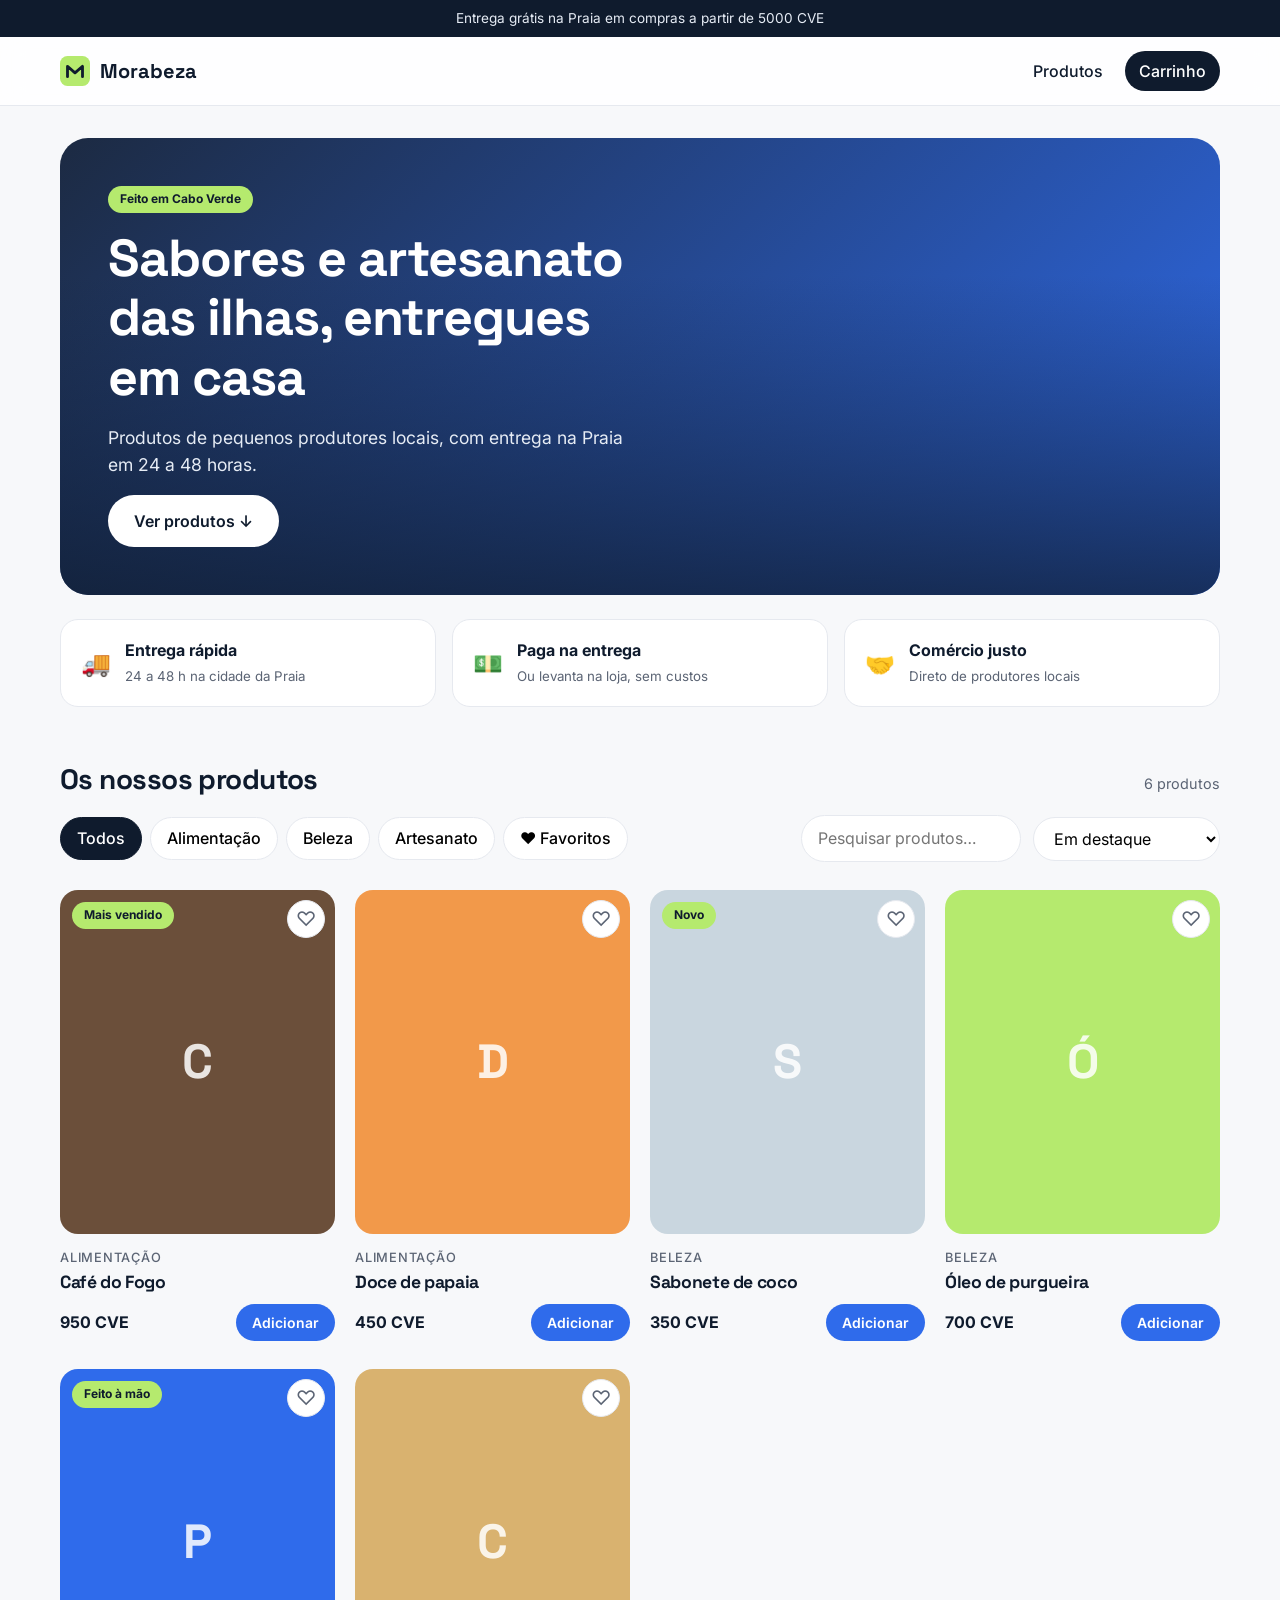
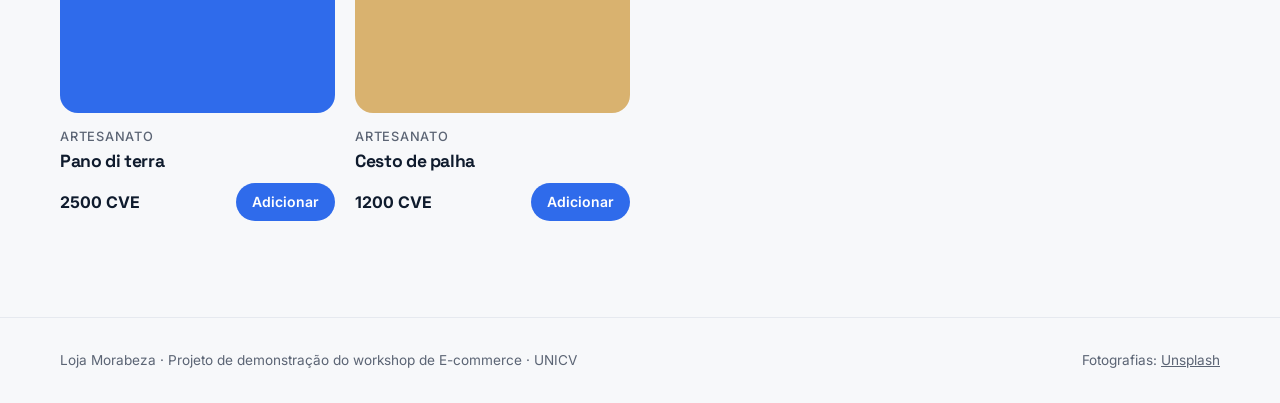
<file: index.html>
<!DOCTYPE html>
<html lang="pt-PT">
<head>
  <meta charset="UTF-8">
  <meta name="viewport" content="width=device-width, initial-scale=1.0">
  <title>Loja Morabeza · Produtos de Cabo Verde</title>
  <meta name="description" content="Produtos artesanais de Cabo Verde com entrega na Praia.">
  <link rel="icon" href="assets/img/logo.svg">
  <link rel="preconnect" href="https://fonts.googleapis.com">
  <link href="https://fonts.googleapis.com/css2?family=Inter:wght@400;500;600;700&family=Space+Grotesk:wght@600;700&display=swap" rel="stylesheet">
  <link rel="stylesheet" href="css/style.css">
</head>
<body>
  <!-- Cabeçalho (igual em todas as páginas) -->
  <div class="barra-info">Entrega grátis na Praia em compras a partir de 5000 CVE</div>
  <header class="cabecalho">
    <div class="contentor">
      <a class="logotipo" href="index.html"><img src="assets/img/logo.svg" alt="">Morabeza</a>
      <nav class="nav">
        <a href="index.html#produtos">Produtos</a>
        <a class="link-carrinho" href="carrinho.html">Carrinho <span id="contador-carrinho" hidden>0</span></a>
      </nav>
    </div>
  </header>

  <main class="contentor">
    <!-- Destaque: imagem grande + mensagem principal + ação -->
    <section class="destaque" id="destaque">
      <img src="https://images.unsplash.com/photo-1588357711802-9d2602051128?auto=format&fit=crop&w=1600&q=70" alt="Paisagem verde da ilha de Santiago, Cabo Verde" onerror="this.remove()">
      <div class="destaque-texto">
        <span class="etiqueta">Feito em Cabo Verde</span>
        <h1>Sabores e artesanato das ilhas, entregues em casa</h1>
        <p>Produtos de pequenos produtores locais, com entrega na Praia em 24 a 48 horas.</p>
        <a class="botao claro" href="#produtos">Ver produtos ↓</a>
      </div>
    </section>

    <!-- Vantagens: respondem às dúvidas antes de o cliente as ter -->
    <section class="vantagens">
      <div class="vantagem"><span>🚚</span><div><strong>Entrega rápida</strong><small>24 a 48 h na cidade da Praia</small></div></div>
      <div class="vantagem"><span>💵</span><div><strong>Paga na entrega</strong><small>Ou levanta na loja, sem custos</small></div></div>
      <div class="vantagem"><span>🤝</span><div><strong>Comércio justo</strong><small>Direto de produtores locais</small></div></div>
    </section>

    <!-- Catálogo -->
    <section id="produtos">
      <div class="cabecalho-seccao">
        <h2>Os nossos produtos</h2>
        <span id="contagem"></span>
      </div>
      <div class="ferramentas">
        <div class="filtros" id="filtros"></div>
        <input class="campo-pesquisa" id="pesquisa" type="search" placeholder="Pesquisar produtos…" aria-label="Pesquisar produtos">
        <select class="ordenar" id="ordem" aria-label="Ordenar produtos">
          <option value="destaque">Em destaque</option>
          <option value="preco-asc">Preço: mais baixo</option>
          <option value="preco-desc">Preço: mais alto</option>
        </select>
      </div>
      <div class="grelha-produtos" id="lista-produtos"></div>
    </section>
  </main>

  <footer class="rodape">
    <div class="contentor">
      <span>Loja Morabeza · Projeto de demonstração do workshop de E-commerce · UNICV</span>
      <span>Fotografias: <a href="https://unsplash.com" target="_blank" rel="noopener">Unsplash</a></span>
    </div>
  </footer>
  <div class="aviso" id="aviso" role="status" aria-live="polite"></div>

  <!-- Scripts: a ordem importa (dados → lógica → interface) -->
  <script src="js/produtos.js"></script>
  <script src="js/carrinho.js"></script>
  <script src="js/app.js"></script>
</body>
</html>
</file>
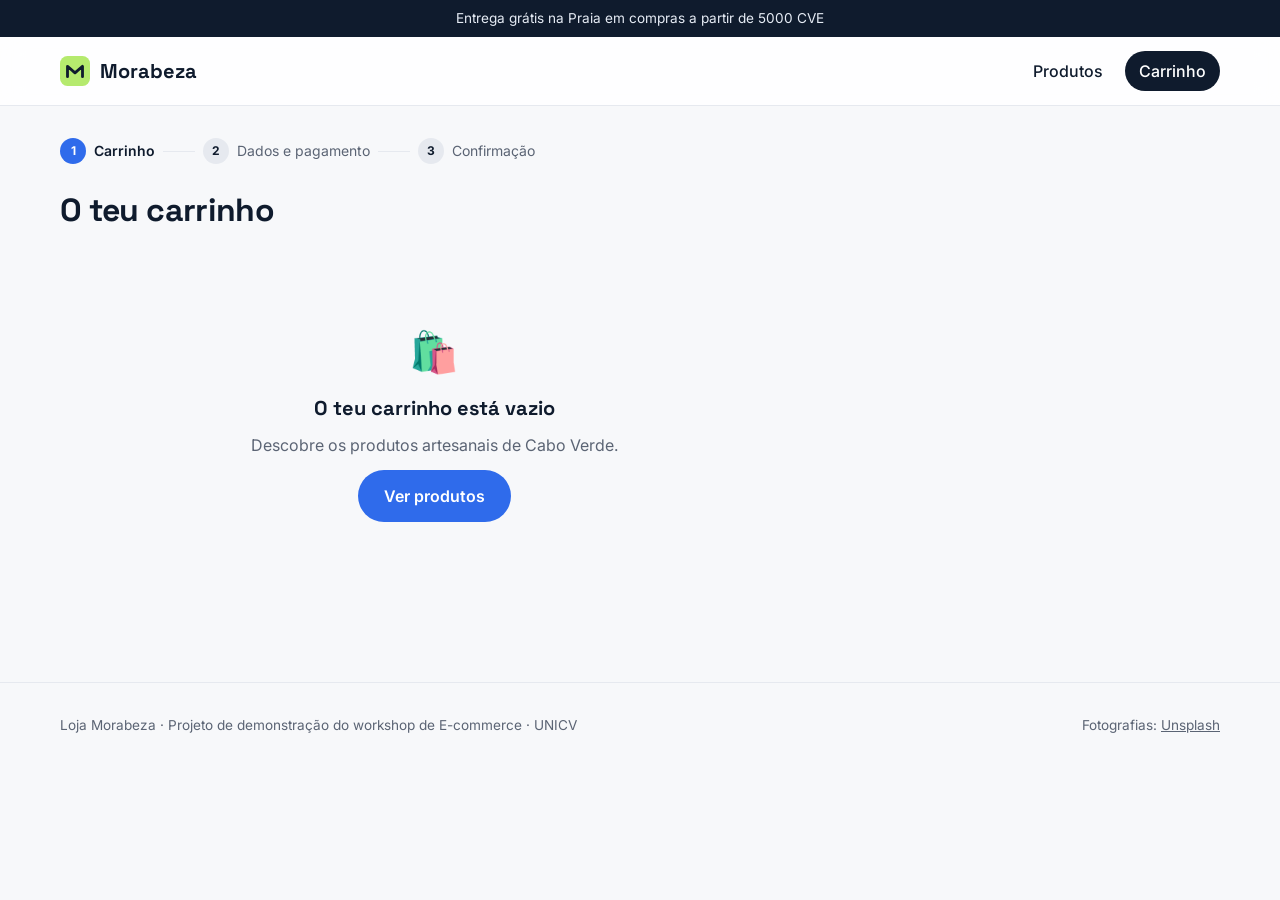
<file: carrinho.html>
<!DOCTYPE html>
<html lang="pt-PT">
<head>
  <meta charset="UTF-8">
  <meta name="viewport" content="width=device-width, initial-scale=1.0">
  <title>Carrinho · Loja Morabeza</title>
  <link rel="icon" href="assets/img/logo.svg">
  <link rel="preconnect" href="https://fonts.googleapis.com">
  <link href="https://fonts.googleapis.com/css2?family=Inter:wght@400;500;600;700&family=Space+Grotesk:wght@600;700&display=swap" rel="stylesheet">
  <link rel="stylesheet" href="css/style.css">
</head>
<body>
  <div class="barra-info">Entrega grátis na Praia em compras a partir de 5000 CVE</div>
  <header class="cabecalho">
    <div class="contentor">
      <a class="logotipo" href="index.html"><img src="assets/img/logo.svg" alt="">Morabeza</a>
      <nav class="nav">
        <a href="index.html#produtos">Produtos</a>
        <a class="link-carrinho" href="carrinho.html">Carrinho <span id="contador-carrinho" hidden>0</span></a>
      </nav>
    </div>
  </header>

  <main class="contentor">
    <!-- Passos: o cliente sabe sempre onde está -->
    <div class="passos" aria-label="Passos da compra">
      <span class="atual"><b>1</b> Carrinho</span><i></i>
      <span><b>2</b> Dados e pagamento</span><i></i>
      <span><b>3</b> Confirmação</span>
    </div>
    <h1 class="titulo-pagina">O teu carrinho</h1>
    <div class="duas-colunas">
      <div id="lista-carrinho"></div>
      <aside class="resumo" id="resumo-carrinho"></aside>
    </div>
  </main>

  <footer class="rodape">
    <div class="contentor">
      <span>Loja Morabeza · Projeto de demonstração do workshop de E-commerce · UNICV</span>
      <span>Fotografias: <a href="https://unsplash.com" target="_blank" rel="noopener">Unsplash</a></span>
    </div>
  </footer>

  <script src="js/produtos.js"></script>
  <script src="js/carrinho.js"></script>
  <script src="js/app.js"></script>
</body>
</html>
</file>
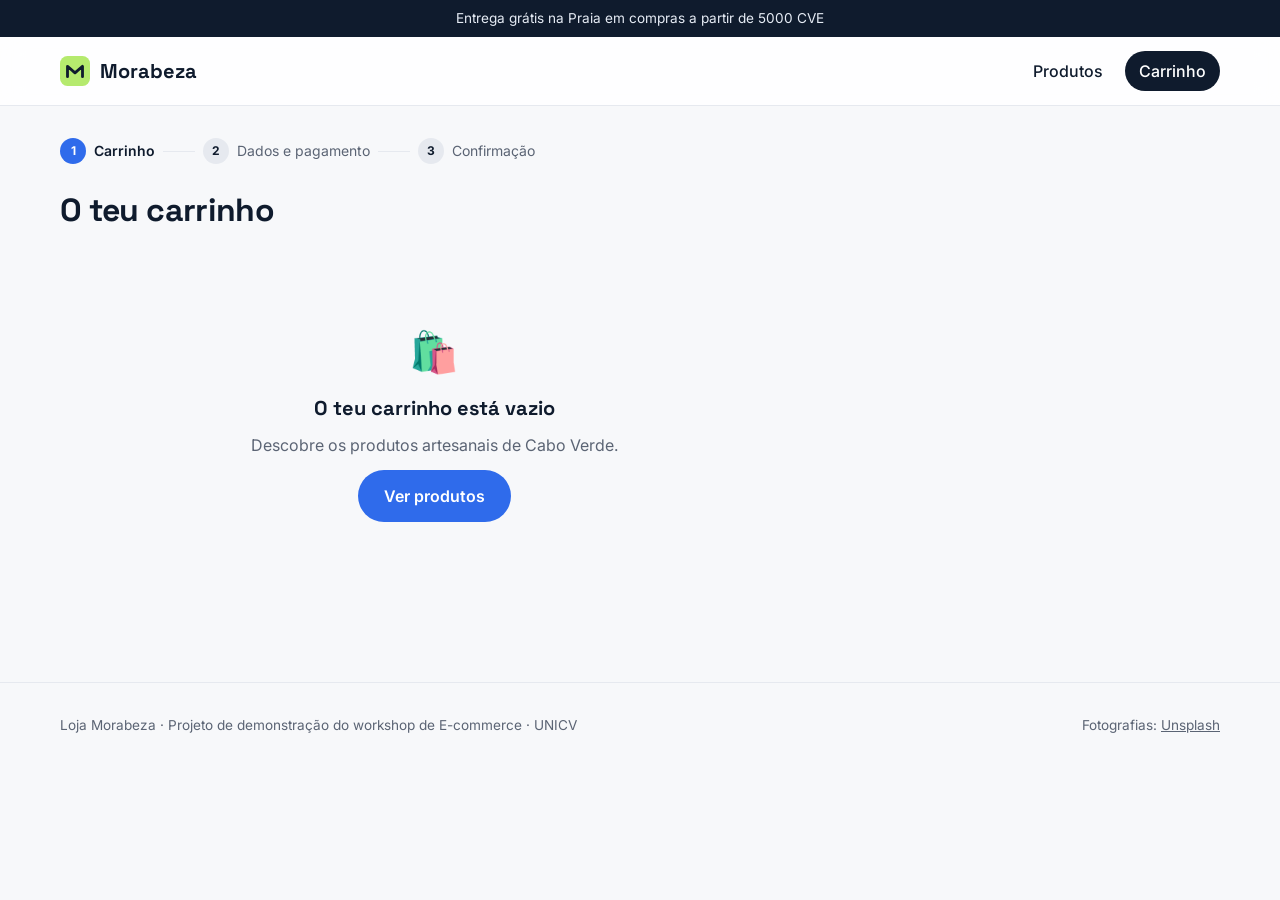
<file: checkout.html>
<!DOCTYPE html>
<html lang="pt-PT">
<head>
  <meta charset="UTF-8">
  <meta name="viewport" content="width=device-width, initial-scale=1.0">
  <title>Checkout · Loja Morabeza</title>
  <link rel="icon" href="assets/img/logo.svg">
  <link rel="preconnect" href="https://fonts.googleapis.com">
  <link href="https://fonts.googleapis.com/css2?family=Inter:wght@400;500;600;700&family=Space+Grotesk:wght@600;700&display=swap" rel="stylesheet">
  <link rel="stylesheet" href="css/style.css">
</head>
<body>
  <header class="cabecalho">
    <div class="contentor">
      <a class="logotipo" href="index.html"><img src="assets/img/logo.svg" alt="">Morabeza</a>
      <nav class="nav">
        <a class="link-carrinho" href="carrinho.html">Carrinho <span id="contador-carrinho" hidden>0</span></a>
      </nav>
    </div>
  </header>

  <main class="contentor">
    <div class="passos" aria-label="Passos da compra">
      <span class="feito"><b>✓</b> Carrinho</span><i></i>
      <span class="atual"><b>2</b> Dados e pagamento</span><i></i>
      <span><b>3</b> Confirmação</span>
    </div>
    <h1 class="titulo-pagina">Finalizar compra</h1>

    <div class="duas-colunas">
      <!-- novalidate: a validação é feita pelo app.js, com mensagens em português -->
      <form class="formulario" id="form-checkout" novalidate>
        <h2>1. Os teus dados</h2>
        <div class="campo">
          <label for="nome">Nome completo</label>
          <input id="nome" name="nome" type="text" autocomplete="name" placeholder="Ex.: Ana Tavares">
          <span class="erro"></span>
        </div>
        <div class="duas-colunas-campos">
          <div class="campo">
            <label for="telefone">Telefone</label>
            <input id="telefone" name="telefone" type="tel" inputmode="numeric" placeholder="9XX XX XX" autocomplete="tel">
            <span class="erro"></span>
          </div>
          <div class="campo">
            <label for="email">Email</label>
            <input id="email" name="email" type="email" placeholder="nome@exemplo.cv" autocomplete="email">
            <span class="erro"></span>
          </div>
        </div>

        <h2>2. Entrega</h2>
        <fieldset class="opcoes">
          <legend class="sr-only">Tipo de entrega</legend>
          <div class="opcoes-grelha">
            <label class="opcao"><input type="radio" name="entrega" value="domicilio" checked><span><strong>Ao domicílio</strong><small>24 a 48 h · 300 CVE ou grátis acima de 5000 CVE</small></span></label>
            <label class="opcao"><input type="radio" name="entrega" value="loja"><span><strong>Levantar na loja</strong><small>Plateau, Praia · grátis</small></span></label>
          </div>
        </fieldset>
        <div class="campo" id="campo-morada">
          <label for="morada">Morada</label>
          <input id="morada" name="morada" type="text" placeholder="Bairro, rua e número" autocomplete="street-address">
          <span class="erro"></span>
        </div>

        <h2>3. Pagamento</h2>
        <fieldset class="opcoes">
          <legend class="sr-only">Forma de pagamento (simulado)</legend>
          <div class="opcoes-grelha">
            <label class="opcao"><input type="radio" name="pagamento" value="Dinheiro na entrega" checked><span><strong>Na entrega</strong><small>Dinheiro ou cartão</small></span></label>
            <label class="opcao"><input type="radio" name="pagamento" value="Cartão"><span><strong>Cartão</strong><small>Pagamento online</small></span></label>
            <label class="opcao"><input type="radio" name="pagamento" value="Transferência"><span><strong>Transferência</strong><small>Dados enviados por SMS</small></span></label>
          </div>
        </fieldset>

        <button class="botao largo" type="submit">Confirmar encomenda</button>
        <p class="nota-segura">🔒 Pagamento simulado: nenhum dado de cartão é pedido nem guardado.</p>
      </form>

      <aside class="resumo" id="resumo-checkout"></aside>
    </div>
  </main>

  <footer class="rodape">
    <div class="contentor">
      <span>Loja Morabeza · Projeto de demonstração do workshop de E-commerce · UNICV</span>
      <span>Fotografias: <a href="https://unsplash.com" target="_blank" rel="noopener">Unsplash</a></span>
    </div>
  </footer>

  <script src="js/produtos.js"></script>
  <script src="js/carrinho.js"></script>
  <script src="js/app.js"></script>
</body>
</html>
</file>
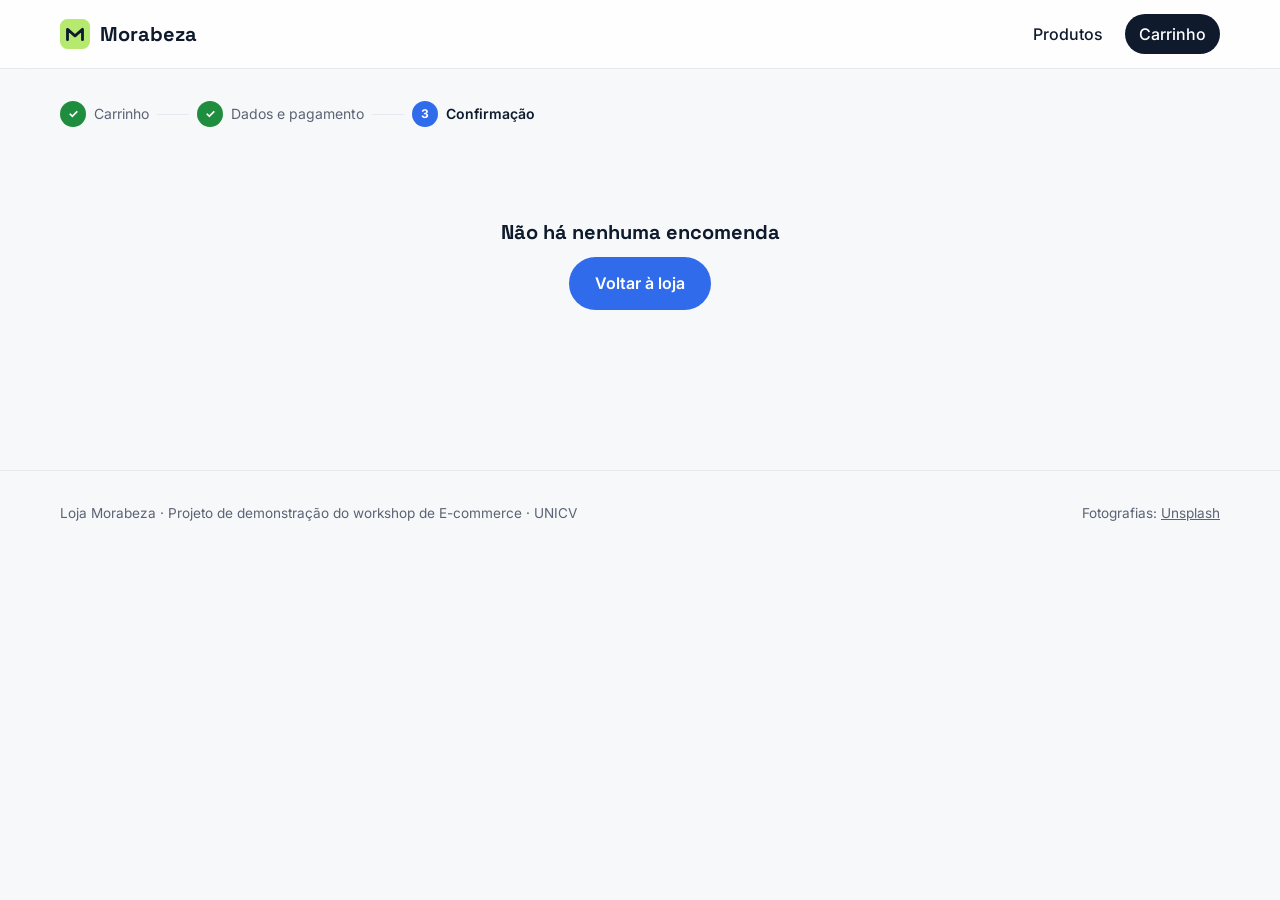
<file: confirmacao.html>
<!DOCTYPE html>
<html lang="pt-PT">
<head>
  <meta charset="UTF-8">
  <meta name="viewport" content="width=device-width, initial-scale=1.0">
  <title>Encomenda confirmada · Loja Morabeza</title>
  <link rel="icon" href="assets/img/logo.svg">
  <link rel="preconnect" href="https://fonts.googleapis.com">
  <link href="https://fonts.googleapis.com/css2?family=Inter:wght@400;500;600;700&family=Space+Grotesk:wght@600;700&display=swap" rel="stylesheet">
  <link rel="stylesheet" href="css/style.css">
</head>
<body>
  <header class="cabecalho">
    <div class="contentor">
      <a class="logotipo" href="index.html"><img src="assets/img/logo.svg" alt="">Morabeza</a>
      <nav class="nav">
        <a href="index.html#produtos">Produtos</a>
        <a class="link-carrinho" href="carrinho.html">Carrinho <span id="contador-carrinho" hidden>0</span></a>
      </nav>
    </div>
  </header>

  <main class="contentor">
    <div class="passos" aria-label="Passos da compra">
      <span class="feito"><b>✓</b> Carrinho</span><i></i>
      <span class="feito"><b>✓</b> Dados e pagamento</span><i></i>
      <span class="atual"><b>3</b> Confirmação</span>
    </div>
    <section class="confirmacao" id="resumo-encomenda"></section>
  </main>

  <footer class="rodape">
    <div class="contentor">
      <span>Loja Morabeza · Projeto de demonstração do workshop de E-commerce · UNICV</span>
      <span>Fotografias: <a href="https://unsplash.com" target="_blank" rel="noopener">Unsplash</a></span>
    </div>
  </footer>

  <script src="js/produtos.js"></script>
  <script src="js/carrinho.js"></script>
  <script src="js/app.js"></script>
</body>
</html>
</file>
<file: css/style.css>
/* =========================================================
   style.css: ESTILOS DA LOJA MORABEZA
   1. Design system (variáveis)
   2. Base e layout
   3. Componentes (botões, etiquetas, cartões, imagens)
   4. Páginas
   5. Telemóvel
   ========================================================= */

/* ---------- 1. Design system ---------- */
:root {
  --cor-primaria: #2F6BEB;
  --cor-primaria-escura: #2457D0;
  --cor-destaque: #B5EA6E;
  --cor-texto: #0F1B2D;
  --cor-texto-suave: #5B6474;
  --cor-fundo: #F7F8FA;
  --cor-cartao: #FFFFFF;
  --cor-borda: #E6E9EF;
  --cor-erro: #C62828;
  --cor-sucesso: #1E8E3E;

  --fonte-titulos: "Space Grotesk", Arial, sans-serif;
  --fonte-texto: "Inter", Arial, sans-serif;

  --raio: 18px;
  --raio-pequeno: 12px;
  --sombra: 0 1px 2px rgba(15, 27, 45, 0.04), 0 8px 24px rgba(15, 27, 45, 0.06);
  --transicao: 0.2s ease;
}

/* ---------- 2. Base e layout ---------- */
* { box-sizing: border-box; margin: 0; padding: 0; }

body {
  font-family: var(--fonte-texto);
  color: var(--cor-texto);
  background: var(--cor-fundo);
  line-height: 1.55;
  -webkit-font-smoothing: antialiased;
}

h1, h2, h3 { font-family: var(--fonte-titulos); line-height: 1.15; letter-spacing: -0.02em; }
a { color: inherit; }
img { display: block; max-width: 100%; }
button { font: inherit; }
:focus-visible { outline: 3px solid var(--cor-primaria); outline-offset: 2px; border-radius: 6px; }

.contentor { width: min(1160px, 92%); margin: 0 auto; }
[hidden] { display: none !important; }
.sr-only { position: absolute; width: 1px; height: 1px; overflow: hidden; clip: rect(0 0 0 0); white-space: nowrap; }
main { padding: 32px 0 96px; }

/* Cabeçalho fixo com fundo translúcido */
.cabecalho {
  position: sticky; top: 0; z-index: 10;
  background: rgba(255, 255, 255, 0.85);
  backdrop-filter: blur(12px);
  border-bottom: 1px solid var(--cor-borda);
}
.cabecalho .contentor { display: flex; align-items: center; justify-content: space-between; height: 68px; }
.logotipo { display: flex; align-items: center; gap: 10px; text-decoration: none; font-family: var(--fonte-titulos); font-weight: 700; font-size: 1.25rem; }
.logotipo img { width: 30px; height: 30px; }
.nav { display: flex; gap: 8px; align-items: center; }
.nav a { text-decoration: none; padding: 8px 14px; border-radius: 999px; font-weight: 500; transition: background var(--transicao); }
.nav a:hover { background: var(--cor-fundo); }
.link-carrinho { position: relative; display: flex; align-items: center; gap: 8px; background: var(--cor-texto); color: #fff !important; }
.link-carrinho:hover { background: #22324a !important; }
#contador-carrinho {
  min-width: 22px; height: 22px; padding: 0 6px; border-radius: 999px;
  background: var(--cor-destaque); color: var(--cor-texto);
  font-size: 0.75rem; font-weight: 700; display: grid; place-items: center;
}
#contador-carrinho[hidden] { display: none; }
.pulsar { animation: pulsar 0.35s ease; }
@keyframes pulsar { 50% { transform: scale(1.3); } }

/* Barra de vantagens por baixo do cabeçalho */
.barra-info { background: var(--cor-texto); color: #E6ECF5; font-size: 0.85rem; text-align: center; padding: 8px 0; }

/* Rodapé */
.rodape { border-top: 1px solid var(--cor-borda); padding: 32px 0; color: var(--cor-texto-suave); font-size: 0.85rem; }
.rodape .contentor { display: flex; justify-content: space-between; gap: 16px; flex-wrap: wrap; }
.rodape a { color: var(--cor-texto-suave); }

/* ---------- 3. Componentes ---------- */
.botao {
  display: inline-flex; align-items: center; justify-content: center; gap: 8px;
  background: var(--cor-primaria); color: #fff;
  border: none; border-radius: 999px;
  padding: 14px 26px;
  font-weight: 600; font-size: 1rem;
  text-decoration: none; cursor: pointer;
  transition: background var(--transicao), transform var(--transicao);
}
.botao:hover { background: var(--cor-primaria-escura); }
.botao:active { transform: scale(0.97); }
.botao.pequeno { padding: 8px 16px; font-size: 0.875rem; }
.botao.largo { width: 100%; }
.botao.claro { background: #fff; color: var(--cor-texto); }
.botao.claro:hover { background: #EEF2F7; }

.etiqueta {
  display: inline-block; align-self: flex-start;
  background: var(--cor-destaque); color: var(--cor-texto);
  border-radius: 999px; padding: 4px 12px;
  font-size: 0.75rem; font-weight: 700;
}
.categoria { color: var(--cor-texto-suave); font-size: 0.8rem; font-weight: 500; text-transform: uppercase; letter-spacing: 0.06em; }
.preco { font-weight: 700; }
.preco.grande { font-size: 1.75rem; font-family: var(--fonte-titulos); }

/* Imagem do produto com alternativa (bloco de cor com a inicial) */
.media {
  position: relative; overflow: hidden;
  aspect-ratio: 4 / 5;
  border-radius: var(--raio);
  background: var(--cor);
}
.media::before {
  content: attr(data-inicial);
  position: absolute; inset: 0; display: grid; place-items: center;
  color: rgba(255, 255, 255, 0.85);
  font: 700 3rem var(--fonte-titulos);
}
.media img { position: relative; width: 100%; height: 100%; object-fit: cover; transition: transform 0.5s ease; }
.media.grande { aspect-ratio: 1; }
.media.mini { width: 96px; aspect-ratio: 1; border-radius: var(--raio-pequeno); }
.media.micro { width: 48px; aspect-ratio: 1; border-radius: 10px; flex: none; }
.media.mini::before, .media.micro::before { font-size: 1.2rem; }

/* Estado vazio */
.vazio { grid-column: 1 / -1; text-align: center; padding: 64px 24px; color: var(--cor-texto-suave); display: flex; flex-direction: column; align-items: center; gap: 12px; }
.vazio-titulo { font: 700 1.25rem var(--fonte-titulos); color: var(--cor-texto); }
.vazio-icone { font-size: 2.5rem; }

/* Aviso (toast) */
.aviso {
  position: fixed; left: 50%; bottom: 24px; z-index: 20;
  display: flex; align-items: center; gap: 16px;
  background: var(--cor-texto); color: #fff;
  padding: 12px 12px 12px 20px; border-radius: 999px;
  box-shadow: var(--sombra);
  opacity: 0; transform: translate(-50%, 20px); pointer-events: none;
  transition: 0.3s ease;
}
.aviso a { background: var(--cor-destaque); color: var(--cor-texto); text-decoration: none; font-weight: 600; padding: 6px 14px; border-radius: 999px; font-size: 0.875rem; }
.aviso.visivel { opacity: 1; transform: translate(-50%, 0); pointer-events: auto; }

/* Seletor de quantidade */
.quantidade { display: inline-flex; align-items: center; border: 1px solid var(--cor-borda); border-radius: 999px; background: #fff; }
.quantidade button { width: 40px; height: 40px; border: none; background: none; cursor: pointer; font-size: 1.1rem; border-radius: 999px; }
.quantidade button:hover { background: var(--cor-fundo); }
.quantidade span { min-width: 28px; text-align: center; font-weight: 600; }

/* ---------- 4. Páginas ---------- */

/* Destaque (hero) */
.destaque {
  position: relative; overflow: hidden;
  border-radius: 28px; min-height: 440px;
  background: linear-gradient(135deg, #1C2A42, #2F6BEB);
  display: flex; align-items: flex-end;
  margin-bottom: 24px;
}
.destaque img { position: absolute; inset: 0; width: 100%; height: 100%; object-fit: cover; }
.destaque::after { content: ""; position: absolute; inset: 0; background: linear-gradient(180deg, rgba(15, 27, 45, 0) 30%, rgba(15, 27, 45, 0.75)); }
.destaque-texto { position: relative; z-index: 1; padding: 48px; color: #fff; max-width: 620px; display: flex; flex-direction: column; gap: 16px; align-items: flex-start; }
.destaque-texto h1 { font-size: clamp(2rem, 4.5vw, 3.25rem); }
.destaque-texto p { color: #E6ECF5; font-size: 1.1rem; }

/* Vantagens */
.vantagens { display: grid; grid-template-columns: repeat(3, 1fr); gap: 16px; margin-bottom: 56px; }
.vantagem { background: var(--cor-cartao); border: 1px solid var(--cor-borda); border-radius: var(--raio); padding: 18px 20px; display: flex; gap: 14px; align-items: center; }
.vantagem span { font-size: 1.5rem; }
.vantagem strong { display: block; }
.vantagem small { color: var(--cor-texto-suave); }

/* Barra de ferramentas do catálogo */
.cabecalho-seccao { display: flex; justify-content: space-between; align-items: flex-end; gap: 16px; margin-bottom: 20px; flex-wrap: wrap; }
.cabecalho-seccao h2 { font-size: 1.75rem; }
#contagem { color: var(--cor-texto-suave); font-size: 0.9rem; }
.ferramentas { display: flex; gap: 12px; align-items: center; flex-wrap: wrap; margin-bottom: 28px; }
.filtros { display: flex; gap: 8px; flex-wrap: wrap; flex: 1; }
.filtro { border: 1px solid var(--cor-borda); background: #fff; border-radius: 999px; padding: 8px 16px; cursor: pointer; font-weight: 500; transition: var(--transicao); }
.filtro:hover { border-color: var(--cor-texto); }
.filtro.ativo { background: var(--cor-texto); border-color: var(--cor-texto); color: #fff; }
.campo-pesquisa, .ordenar {
  border: 1px solid var(--cor-borda); background: #fff; border-radius: 999px;
  padding: 10px 16px; font: inherit; min-width: 0;
}
.campo-pesquisa { width: 220px; }

/* Grelha e cartões de produto */
.grelha-produtos { display: grid; grid-template-columns: repeat(auto-fill, minmax(240px, 1fr)); gap: 28px 20px; }
.cartao-produto { display: flex; flex-direction: column; gap: 14px; }
.cartao-link { position: relative; display: block; }
.cartao-link .etiqueta { position: absolute; top: 12px; left: 12px; }
.cartao-produto:hover .media img { transform: scale(1.04); }
.cartao-info { display: flex; flex-direction: column; gap: 4px; }
.cartao-info h3 { font-size: 1.1rem; }
.cartao-info h3 a { text-decoration: none; }
.cartao-rodape { display: flex; justify-content: space-between; align-items: center; margin-top: 8px; }

/* Produto */
.migalhas { font-size: 0.875rem; color: var(--cor-texto-suave); margin-bottom: 20px; }
.migalhas a { text-decoration: none; color: var(--cor-primaria); }
.detalhe { display: grid; grid-template-columns: 1.1fr 1fr; gap: 56px; align-items: start; }
.detalhe-info { display: flex; flex-direction: column; gap: 14px; position: sticky; top: 100px; }
.detalhe-info h1 { font-size: clamp(1.8rem, 3.5vw, 2.6rem); }
.descricao { color: var(--cor-texto-suave); font-size: 1.05rem; }
.comprar { display: flex; gap: 12px; margin-top: 8px; flex-wrap: wrap; }
.comprar .botao { flex: 1; min-width: 200px; }
.garantias { list-style: none; border-top: 1px solid var(--cor-borda); padding-top: 18px; margin-top: 8px; display: flex; flex-direction: column; gap: 10px; color: var(--cor-texto-suave); }
.sugestoes { margin-top: 80px; }
.sugestoes h2 { margin-bottom: 24px; }

/* Títulos de página */
.titulo-pagina { font-size: 2rem; margin-bottom: 28px; }

/* Passos do checkout */
.passos { display: flex; gap: 8px; align-items: center; margin-bottom: 28px; font-size: 0.875rem; color: var(--cor-texto-suave); flex-wrap: wrap; }
.passos span { display: flex; align-items: center; gap: 8px; }
.passos b { width: 26px; height: 26px; border-radius: 50%; display: grid; place-items: center; background: var(--cor-borda); color: var(--cor-texto); font-size: 0.75rem; }
.passos .feito b { background: var(--cor-sucesso); color: #fff; }
.passos .atual { color: var(--cor-texto); font-weight: 600; }
.passos .atual b { background: var(--cor-primaria); color: #fff; }
.passos i { width: 32px; height: 1px; background: var(--cor-borda); }

/* Carrinho e checkout */
.duas-colunas { display: grid; grid-template-columns: 1fr 380px; gap: 32px; align-items: start; }
.linha-carrinho {
  display: grid; grid-template-columns: 96px 1fr auto auto; gap: 20px; align-items: center;
  background: var(--cor-cartao); border: 1px solid var(--cor-borda); border-radius: var(--raio);
  padding: 14px; margin-bottom: 12px;
}
.linha-info { display: flex; flex-direction: column; gap: 2px; align-items: flex-start; }
.linha-info h3 { font-size: 1.05rem; }
.linha-total { font-weight: 700; min-width: 90px; text-align: right; }
.remover { background: none; border: none; color: var(--cor-texto-suave); cursor: pointer; font-size: 0.85rem; text-decoration: underline; margin-top: 4px; }
.remover:hover { color: var(--cor-erro); }

.resumo {
  background: var(--cor-cartao); border: 1px solid var(--cor-borda); border-radius: var(--raio);
  padding: 24px; display: flex; flex-direction: column; gap: 14px;
  position: sticky; top: 100px;
}
.resumo h2 { font-size: 1.2rem; }
.linha-resumo { display: flex; justify-content: space-between; gap: 16px; color: var(--cor-texto-suave); }
.linha-resumo.total { color: var(--cor-texto); font-weight: 700; font-size: 1.15rem; border-top: 1px solid var(--cor-borda); padding-top: 14px; }
.link-secundario { text-align: center; color: var(--cor-texto-suave); font-size: 0.9rem; }
.progresso-entrega { background: var(--cor-fundo); border-radius: var(--raio-pequeno); padding: 12px 14px; font-size: 0.875rem; display: flex; flex-direction: column; gap: 8px; }
.barra { height: 6px; background: var(--cor-borda); border-radius: 999px; overflow: hidden; }
.barra span { display: block; height: 100%; background: var(--cor-sucesso); border-radius: 999px; transition: width 0.4s ease; }
.linha-mini { display: flex; align-items: center; gap: 12px; font-size: 0.9rem; }
.linha-mini span { flex: 1; display: flex; flex-direction: column; }
.linha-mini small { color: var(--cor-texto-suave); }

/* Formulário */
.formulario { background: var(--cor-cartao); border: 1px solid var(--cor-borda); border-radius: var(--raio); padding: 32px; display: flex; flex-direction: column; gap: 22px; }
.formulario h2 { font-size: 1.2rem; }
.duas-colunas-campos { display: grid; grid-template-columns: 1fr 1fr; gap: 16px; }
.campo { display: flex; flex-direction: column; gap: 6px; }
.campo label { font-weight: 600; font-size: 0.9rem; }
.campo input {
  padding: 13px 14px; border: 1px solid var(--cor-borda); border-radius: var(--raio-pequeno);
  font: 1rem var(--fonte-texto); transition: border-color var(--transicao), box-shadow var(--transicao);
}
.campo input:focus { outline: none; border-color: var(--cor-primaria); box-shadow: 0 0 0 4px rgba(47, 107, 235, 0.12); }
.campo input.invalido { border-color: var(--cor-erro); }
.campo input.valido { border-color: var(--cor-sucesso); }
.erro { color: var(--cor-erro); font-size: 0.8rem; min-height: 1em; }

.opcoes { border: none; display: flex; flex-direction: column; gap: 10px; }
.opcoes legend { font-weight: 600; font-size: 0.9rem; margin-bottom: 10px; }
.opcoes-grelha { display: grid; grid-template-columns: repeat(auto-fit, minmax(160px, 1fr)); gap: 10px; }
.opcao { display: flex; gap: 10px; align-items: flex-start; border: 1px solid var(--cor-borda); border-radius: var(--raio-pequeno); padding: 14px; cursor: pointer; transition: var(--transicao); }
.opcao:hover { border-color: var(--cor-texto); }
.opcao:has(input:checked) { border-color: var(--cor-primaria); background: rgba(47, 107, 235, 0.05); }
.opcao input { margin-top: 4px; accent-color: var(--cor-primaria); }
.opcao small { display: block; color: var(--cor-texto-suave); }
.nota-segura { font-size: 0.8rem; color: var(--cor-texto-suave); text-align: center; }

/* Confirmação */
.confirmacao { max-width: 560px; margin: 24px auto 0; text-align: center; display: flex; flex-direction: column; gap: 14px; align-items: center; }
.sucesso-icone { width: 72px; height: 72px; border-radius: 50%; background: var(--cor-sucesso); color: #fff; display: grid; place-items: center; font-size: 2rem; animation: aparecer 0.4s ease; }
@keyframes aparecer { from { transform: scale(0.6); opacity: 0; } }
.confirmacao h1 { font-size: 2.25rem; }
.caixa-dados { width: 100%; background: var(--cor-cartao); border: 1px solid var(--cor-borda); border-radius: var(--raio); padding: 18px 20px; display: flex; flex-direction: column; gap: 10px; text-align: left; }
.caixa-dados p { display: flex; justify-content: space-between; gap: 16px; }
.caixa-dados span { color: var(--cor-texto-suave); }
.caixa-dados .total { border-top: 1px solid var(--cor-borda); padding-top: 10px; font-size: 1.1rem; }

/* ---------- 5. Telemóvel ---------- */
@media (max-width: 860px) {
  .detalhe, .duas-colunas { grid-template-columns: 1fr; }
  .detalhe-info, .resumo { position: static; }
  .vantagens { grid-template-columns: 1fr; }
}
@media (max-width: 600px) {
  .nav a:not(.link-carrinho) { display: none; }
  .destaque { min-height: 380px; border-radius: 20px; }
  .destaque-texto { padding: 28px; }
  .campo-pesquisa { width: 100%; }
  .grelha-produtos { grid-template-columns: 1fr 1fr; gap: 20px 12px; }
  .cartao-rodape { flex-direction: column; align-items: flex-start; gap: 8px; }
  .linha-carrinho { grid-template-columns: 72px 1fr; }
  .media.mini { width: 72px; }
  .linha-carrinho .quantidade, .linha-carrinho .linha-total { grid-column: 2; justify-self: start; text-align: left; }
  .duas-colunas-campos { grid-template-columns: 1fr; }
  .formulario { padding: 22px; }
}

/* ---------- Favoritos e cupão ---------- */
.cartao-produto { position: relative; }
.favorito {
  position: absolute; top: 10px; right: 10px; z-index: 2;
  width: 38px; height: 38px; border-radius: 50%;
  border: 1px solid var(--cor-borda); background: var(--cor-cartao);
  color: var(--cor-texto-suave); font-size: 20px; line-height: 1; cursor: pointer;
  transition: transform var(--transicao), color var(--transicao);
}
.favorito:hover { transform: scale(1.1); }
.favorito.ativo { color: var(--cor-erro); }
.comprar .favorito { position: static; flex-shrink: 0; }
.form-cupao { display: flex; gap: 8px; align-items: center; margin: 14px 0 4px; }
.form-cupao input {
  flex: 1; min-width: 0; padding: 10px 12px; font: inherit;
  border: 1px solid var(--cor-borda); border-radius: var(--raio-pequeno);
}
.linha-resumo.desconto { color: var(--cor-sucesso); }
#erro-cupao { color: var(--cor-erro); font-size: 14px; margin: 0 0 10px; }
</file>
